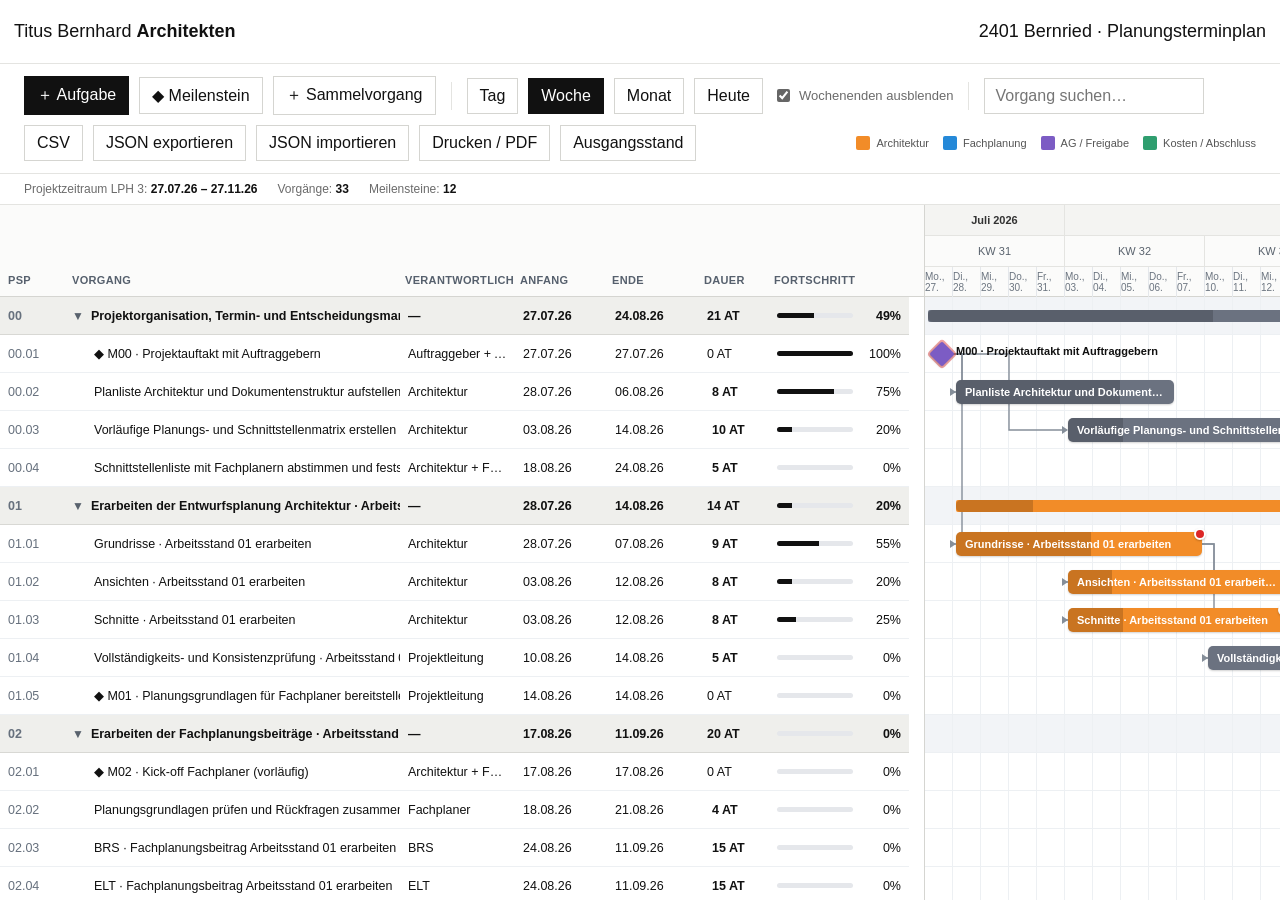
<file: terminplan.html>
<!DOCTYPE html>
<html lang="de">
<head>
<meta charset="utf-8" />
<meta name="viewport" content="width=device-width, initial-scale=1" />
<title>2401 Bernried · LPH 3 Planungsterminplan</title>
<style>
  :root{
    --bg:#f3f3f1;
    --panel:#ffffff;
    --line:#e4e4e1;
    --line-strong:#d5d5d1;
    --text:#111111;
    --muted:#6b6b6b;
    --accent:#111111;
    --row-h:38px;
    --fixed-left-cols:573px;
    --left-w:925px;
    --col-vorgang:auto;
    --cell-w:28px;
    --header-h:92px;
    --radius:0px;
    --shadow:none;
  }
  *{box-sizing:border-box}
  html,body{height:100%;margin:0;font-family:Arial,Helvetica,sans-serif;color:var(--text);background:var(--bg)}
  button,input,select{font:inherit}
  button{cursor:pointer}
  .app{height:100%;display:flex;flex-direction:column;min-width:1150px}
  .topbar{
    min-height:64px;background:#fff;color:var(--text);display:flex;align-items:center;justify-content:space-between;
    gap:24px;padding:0 14px;border-bottom:1px solid var(--line);z-index:20
  }
  .brand{display:flex;align-items:center;min-width:auto}
  .site-brand,.project-top-title{font-size:18px;font-weight:400;letter-spacing:0;color:var(--text);text-decoration:none}
  .site-brand strong{font-weight:700}
  .project-top-title{text-align:right;white-space:nowrap}
  .projectbar{display:none}
  .toolbar{
    min-height:58px;background:var(--panel);display:flex;align-items:center;gap:10px;padding:12px 24px;
    border-bottom:1px solid var(--line);z-index:15;flex-wrap:wrap
  }
  .btn{
    border:1px solid var(--line-strong);background:#fff;color:var(--text);padding:8px 12px;border-radius:0;
    display:inline-flex;align-items:center;gap:7px;white-space:nowrap
  }
  .btn:hover{background:#f5f5f3}
  .btn.primary{background:var(--accent);border-color:var(--accent);color:#fff}
  .btn.danger{color:var(--text)}
  .btn.active{background:var(--accent);border-color:var(--accent);color:#fff}
  .toolbar .sep{width:1px;height:28px;background:var(--line);margin:0 5px}
  .search{height:36px;width:220px;border:1px solid var(--line-strong);border-radius:0;padding:0 10px;background:#fff}
  .toolbar label{font-size:13px;color:var(--muted);display:flex;align-items:center;gap:6px}
  .toggle{accent-color:#666}
  .statusbar{
    background:#fff;border-bottom:1px solid var(--line);display:flex;gap:20px;padding:8px 24px;font-size:12px;color:var(--muted);flex-wrap:wrap
  }
  .statusbar strong{color:var(--text)}
  .workspace{flex:1;min-height:0;display:flex;position:relative}
  .left{
    width:var(--left-w);min-width:430px;max-width:1200px;background:#fff;border-right:1px solid var(--line-strong);
    overflow:hidden;display:flex;flex-direction:column;position:relative;z-index:8
  }
  .splitter{position:absolute;left:calc(var(--left-w) - 3px);top:0;bottom:0;width:6px;cursor:col-resize;z-index:30}
  .splitter:hover{background:rgba(17,17,17,.12)}
  .left-head{
    height:var(--header-h);min-height:var(--header-h);background:#fbfbfa;border-bottom:1px solid var(--line-strong);
    display:grid;grid-template-columns:64px minmax(0,1fr) 115px 92px 92px 70px 140px;align-items:end;padding-right:18px
  }
  .left-head div{padding:0 8px 10px;font-size:11px;font-weight:650;color:#56606d;text-transform:uppercase;letter-spacing:.03em}
  .left-scroll{overflow-y:auto;overflow-x:hidden;flex:1;scrollbar-gutter:stable;min-width:0}
  .row{
    height:var(--row-h);display:grid;grid-template-columns:64px minmax(0,1fr) 115px 92px 92px 70px 140px;
    align-items:center;border-bottom:1px solid #edf0f3;font-size:12.5px;background:#fff
  }
  .row{width:100%;min-width:0}
  .row:hover{background:#f6f6f4}
  .row.group{background:#efefec;font-weight:700;border-bottom-color:#d8d8d4}
  .row.selected{background:#f0f0ee}
  .cell{padding:0 8px;overflow:hidden;text-overflow:ellipsis;white-space:nowrap}
  .name-cell{display:flex;align-items:center;gap:7px}
  .indent{display:inline-block;width:15px;flex:none}
  .collapse{border:0;background:transparent;width:18px;height:18px;padding:0;font-size:12px;color:#59626d}
  .wbs{font-variant-numeric:tabular-nums;color:#66707d}
  .progress-cell{display:flex;align-items:center;gap:8px;justify-content:space-between;overflow:visible}
  .duration-edit{
    border:0;background:transparent;color:inherit;padding:4px 5px;border-radius:5px;
    font-weight:650;cursor:text;min-width:48px;text-align:left
  }
  .duration-edit:hover{background:#efefec;color:#111}
  .duration-input{
    width:56px;height:28px;border:1px solid var(--accent);border-radius:5px;padding:2px 5px;
    font-weight:650;background:#fff;color:var(--text)
  }
  .mini-progress{height:5px;background:#e5e7eb;border-radius:99px;flex:0 0 76px;overflow:hidden}
  .mini-progress span{display:block;height:100%;background:var(--accent)}
  .timeline-wrap{flex:1;min-width:0;overflow:auto;background:#fff;position:relative}
  .timeline-content{position:relative;min-height:100%}
  .timeline-head{height:var(--header-h);position:sticky;top:0;background:#fbfbfa;border-bottom:1px solid var(--line-strong);z-index:12}
  .months,.weeks{height:31px;position:relative;border-bottom:1px solid var(--line)}
  .days{height:30px;position:relative}
  .head-block{position:absolute;top:0;height:100%;display:flex;align-items:center;justify-content:center;border-right:1px solid var(--line);font-size:11px;color:#59626d;overflow:hidden;white-space:nowrap}
  .head-block.month{font-weight:700;color:#333;background:#f4f4f2}
  .day-label{position:absolute;top:0;height:100%;display:flex;align-items:center;justify-content:center;border-right:1px solid #e4e7eb;font-size:10px;color:#6c7580}
  .day-label.weekend{background:#f1f3f5;color:#a0a6ad}
  .timeline-body{position:relative}
  .grid-row{position:absolute;left:0;right:0;height:var(--row-h);border-bottom:1px solid #edf0f3}
  .grid-row.group{background:#f2f4f7}
  .grid-day{position:absolute;top:0;bottom:0;border-right:1px solid #edf0f3}
  .grid-day.weekend{background:#f7f7f8}
  .today-line{position:absolute;top:0;width:2px;background:#ef4444;z-index:7;pointer-events:none}
  .today-label{position:absolute;top:4px;transform:translateX(-50%);background:#ef4444;color:#fff;border-radius:4px;padding:2px 5px;font-size:9px;z-index:15}
  .bar{
    position:absolute;height:24px;border-radius:5px;top:7px;color:#fff;display:flex;align-items:center;z-index:6;
    box-shadow:0 1px 2px rgba(0,0,0,.18);user-select:none;touch-action:none;min-width:8px;
    cursor:grab;overflow:visible
  }
  .bar:hover{filter:brightness(.98);box-shadow:0 2px 7px rgba(0,0,0,.22)}
  .bar:active{cursor:grabbing}
  /* Kritische Vorgänge werden nur noch mit einem kleinen Marker gekennzeichnet.
     Dadurch bleibt die eigentliche Kategorienfarbe vollständig sichtbar. */
  .bar.critical::after{
    content:"";position:absolute;right:-4px;top:-4px;width:8px;height:8px;border-radius:50%;
    background:#dc2626;border:2px solid #fff;box-shadow:0 1px 2px rgba(0,0,0,.22);z-index:5;
    pointer-events:none
  }
  .bar.summary{height:12px;top:13px;border-radius:2px;color:transparent;box-shadow:none;cursor:default;overflow:hidden}
  .bar.summary::after{display:none}
  .bar .bar-progress{position:absolute;left:0;top:0;bottom:0;background:rgba(0,0,0,.17);border-radius:5px 0 0 5px;pointer-events:none}
  .bar .bar-label{position:relative;z-index:2;padding:0 9px;white-space:nowrap;overflow:hidden;text-overflow:ellipsis;font-size:11px;font-weight:650;pointer-events:none}
  .handle{
    position:absolute;top:3px;width:7px;height:18px;z-index:4;cursor:ew-resize;
    background:rgba(255,255,255,.92);border:1px solid rgba(31,41,51,.35);border-radius:3px;
    opacity:0;transition:opacity .12s
  }
  .bar:hover .handle{opacity:1}
  .handle.left{left:-3px}.handle.right{right:-3px}
  body.dragging,body.dragging *{user-select:none!important}
  body.dragging .bar{cursor:grabbing}
  .milestone{
    position:absolute;width:18px;height:18px;transform:rotate(45deg);border-radius:2px;top:10px;z-index:7;
    box-shadow:0 1px 3px rgba(0,0,0,.24);cursor:grab;touch-action:none
  }
  .milestone:active{cursor:grabbing}
  .milestone.critical{box-shadow:0 1px 3px rgba(0,0,0,.24),0 0 0 2px rgba(220,38,38,.42)}
  .milestone-label{position:absolute;top:10px;z-index:8;font-size:11px;font-weight:650;white-space:nowrap;pointer-events:none}
  .deps{position:absolute;left:0;top:0;overflow:visible;pointer-events:none;z-index:4}
  .dep-path{fill:none;stroke:#858e99;stroke-width:1.4}
  .dep-arrow{fill:#858e99}
  .empty{padding:40px;text-align:center;color:var(--muted)}
  .legend{display:flex;gap:14px;margin-left:auto;font-size:11px;color:#555;align-items:center;flex-wrap:wrap}
  .legend span{display:flex;gap:6px;align-items:center}
  .swatch-label{position:relative;display:inline-flex;align-items:center;justify-content:center;width:14px;height:14px;cursor:pointer}
  .legend .dot{display:inline-block;width:14px;height:14px;border-radius:2px;cursor:pointer}
  .legend .color-picker{position:absolute;inset:0;opacity:0;width:14px;height:14px;border:none;padding:0;cursor:pointer}
  .legend .color-picker::-webkit-color-swatch-wrapper{padding:0}
  .legend .color-picker::-webkit-color-swatch{border:none}
  .legend .color-picker::-moz-color-swatch{border:none}
  .dot{width:10px;height:10px;border-radius:2px}
  dialog{
    border:0;border-radius:12px;padding:0;width:min(720px,94vw);box-shadow:0 22px 65px rgba(0,0,0,.25)
  }
  dialog::backdrop{background:rgba(17,24,39,.48)}
  .modal-head{padding:18px 21px;border-bottom:1px solid var(--line);display:flex;align-items:center}
  .modal-head h2{font-size:17px;margin:0}
  .modal-head button{margin-left:auto;border:0;background:transparent;font-size:22px}
  .modal-body{padding:20px;display:grid;grid-template-columns:1fr 1fr;gap:14px 18px}
  .field{display:flex;flex-direction:column;gap:5px}
  .field.full{grid-column:1/-1}
  .field label{font-size:12px;color:#5b6570;font-weight:650}
  .field input,.field select,.field textarea{border:1px solid var(--line-strong);border-radius:7px;padding:9px;background:#fff}
  .field textarea{min-height:70px;resize:vertical}
  .modal-foot{padding:14px 20px;border-top:1px solid var(--line);display:flex;justify-content:flex-end;gap:8px}
  .context{
    position:fixed;background:#fff;border:1px solid var(--line);box-shadow:var(--shadow);border-radius:8px;padding:5px;
    z-index:60;display:none;min-width:170px
  }
  .context button{display:block;width:100%;text-align:left;border:0;background:#fff;padding:8px 10px;border-radius:5px}
  .context button:hover{background:#f2f4f7}
  .toast{position:fixed;right:22px;bottom:22px;background:#111;color:#fff;padding:10px 14px;border-radius:0;opacity:0;transform:translateY(12px);transition:.2s;z-index:80;font-size:13px}
  .toast.show{opacity:1;transform:translateY(0)}
  #printSheet{display:none}

  @page{
    size:A3 landscape;
    margin:8mm;
  }

  @media print{
    html,body{
      margin:0!important;
      padding:0!important;
      width:auto!important;
      height:auto!important;
      min-width:0!important;
      overflow:visible!important;
      background:#fff!important;
      -webkit-print-color-adjust:exact!important;
      print-color-adjust:exact!important;
      forced-color-adjust:none!important;
    }

    .app,.context,.toast{display:none!important}
    #printSheet{
      display:block!important;
      width:100%!important;
      color:#111827!important;
      font-family:Arial,Helvetica,sans-serif!important;
      break-inside:avoid-page;
      page-break-inside:avoid;
    }

    .print-title{
      display:flex;
      align-items:flex-end;
      justify-content:space-between;
      gap:8mm;
      border-bottom:0.35mm solid #111827;
      padding-bottom:2.5mm;
      margin-bottom:3mm;
    }
    .print-title h1{
      margin:0;
      font-size:14pt;
      line-height:1.1;
      font-weight:700;
    }
    .print-title p{
      margin:1mm 0 0;
      font-size:7.5pt;
      color:#4b5563;
    }
    .print-title-meta{
      text-align:right;
      font-size:7.5pt;
      line-height:1.4;
      white-space:nowrap;
    }

    .print-plan{
      display:grid;
      grid-template-columns:39% 61%;
      width:100%;
      border:0.25mm solid #9ca3af;
      overflow:hidden;
    }

    .print-left,
    .print-right{
      min-width:0;
    }
    .print-left{
      border-right:0.3mm solid #6b7280;
    }

    .print-left-head{
      height:15mm;
      display:grid;
      grid-template-columns:8% 42% 17% 11% 11% 11%;
      align-items:end;
      border-bottom:0.3mm solid #6b7280;
      background:#f3f4f6!important;
    }
    .print-left-head div{
      padding:0 1.1mm 1.1mm;
      font-size:5.8pt;
      font-weight:700;
      text-transform:uppercase;
      letter-spacing:.02em;
      overflow:hidden;
      white-space:nowrap;
    }

    .print-left-row{
      display:grid;
      grid-template-columns:8% 42% 17% 11% 11% 11%;
      align-items:center;
      border-bottom:0.18mm solid #d1d5db;
      overflow:hidden;
    }
    .print-left-row.group{
      background:#e9edf2!important;
      font-weight:700;
    }
    .print-left-row > div{
      padding:0 1.1mm;
      overflow:hidden;
      text-overflow:ellipsis;
      white-space:nowrap;
      font-size:5.8pt;
      line-height:1;
    }
    .print-left-row .print-name{
      padding-left:1.4mm;
    }
    .print-left-row.task .print-name{
      padding-left:4mm;
    }

    .print-time-head{
      height:15mm;
      display:grid;
      grid-template-rows:5mm 5mm 5mm;
      border-bottom:0.3mm solid #6b7280;
      background:#fff!important;
    }
    .print-grid-line{
      display:grid;
      width:100%;
      min-width:0;
    }
    .print-head-cell{
      display:flex;
      align-items:center;
      justify-content:center;
      border-right:0.18mm solid #d1d5db;
      border-bottom:0.18mm solid #d1d5db;
      font-size:5.2pt;
      line-height:1;
      overflow:hidden;
      white-space:nowrap;
    }
    .print-month-cell{
      background:#f3f4f6!important;
      font-weight:700;
      font-size:6pt;
    }
    .print-week-cell{
      background:#fafafa!important;
      font-weight:600;
    }
    .print-day-cell{
      font-size:4.8pt;
      flex-direction:column;
      gap:.35mm;
    }
    .print-day-cell.weekend{
      background:#f1f3f5!important;
    }

    .print-svg{
      display:block;
      width:100%;
      height:auto;
      overflow:visible;
      background:#fff;
    }

    .print-footer{
      margin-top:2.5mm;
      display:flex;
      justify-content:space-between;
      gap:8mm;
      font-size:5.8pt;
      color:#4b5563;
    }
  }
</style>
</head>
<body>
<div class="app">
  <header class="topbar">
    <div class="brand">
      <div class="site-brand">Titus Bernhard <strong>Architekten</strong></div>
    </div>
    <div class="project-top-title">2401 Bernried · Planungsterminplan</div>
  </header>

  <div class="toolbar">
    <button class="btn primary" id="addTaskBtn">＋ Aufgabe</button>
    <button class="btn" id="addMilestoneBtn">◆ Meilenstein</button>
    <button class="btn" id="addGroupBtn">＋ Sammelvorgang</button>
    <span class="sep"></span>
    <button class="btn" data-zoom="day">Tag</button>
    <button class="btn active" data-zoom="week">Woche</button>
    <button class="btn" data-zoom="month">Monat</button>
    <button class="btn" id="todayBtn">Heute</button>
    <label><input class="toggle" type="checkbox" id="weekendToggle" checked> Wochenenden ausblenden</label>
    <span class="sep"></span>
    <input class="search" id="searchInput" placeholder="Vorgang suchen…" />
    <button class="btn" id="exportCsvBtn">CSV</button>
    <button class="btn" id="exportJsonBtn">JSON exportieren</button>
    <button class="btn" id="importJsonBtn">JSON importieren</button>
    <input type="file" id="jsonFile" accept=".json,application/json" hidden />
    <button class="btn" id="printBtn">Drucken / PDF</button>
    <button class="btn" id="resetBtn">Ausgangsstand</button>
    <div class="legend">
      <span><label class="swatch-label"><input class="color-picker" type="color" id="color-arch" title="Farbe Architektur"><i class="dot" id="legend-dot-arch"></i></label>Architektur</span>
      <span><label class="swatch-label"><input class="color-picker" type="color" id="color-fach" title="Farbe Fachplanung"><i class="dot" id="legend-dot-fach"></i></label>Fachplanung</span>
      <span><label class="swatch-label"><input class="color-picker" type="color" id="color-ag" title="Farbe AG / Freigabe"><i class="dot" id="legend-dot-ag"></i></label>AG / Freigabe</span>
      <span><label class="swatch-label"><input class="color-picker" type="color" id="color-cost" title="Farbe Kosten / Abschluss"><i class="dot" id="legend-dot-cost"></i></label>Kosten / Abschluss</span>
    </div>
  </div>

  <div class="statusbar">
    <span>Projektzeitraum LPH 3: <strong id="rangeLabel"></strong></span>
    <span>Vorgänge: <strong id="taskCount"></strong></span>
    <span>Meilensteine: <strong id="milestoneCount"></strong></span>
  </div>

  <main class="workspace">
    <section class="left" id="leftPanel">
      <div class="left-head">
        <div>PSP</div><div>Vorgang</div><div>Verantwortlich</div><div>Anfang</div><div>Ende</div><div>Dauer</div><div>Fortschritt</div>
      </div>
      <div class="left-scroll" id="leftScroll"></div>
    </section>
    <div class="splitter" id="splitter"></div>
    <section class="timeline-wrap" id="timelineWrap">
      <div class="timeline-content" id="timelineContent">
        <div class="timeline-head" id="timelineHead">
          <div class="months" id="months"></div>
          <div class="weeks" id="weeks"></div>
          <div class="days" id="days"></div>
        </div>
        <div class="timeline-body" id="timelineBody"></div>
      </div>
    </section>
  </main>
</div>

<section id="printSheet" aria-hidden="true">
  <div class="print-title">
    <div>
      <h1>2401 Bernried · Planungsterminplan LPH 3</h1>
      <p>Entwurfsplanung · Koordination Fachplanung · Kostenberechnung · Abschluss</p>
    </div>
    <div class="print-title-meta" id="printTitleMeta"></div>
  </div>

  <div class="print-plan">
    <div class="print-left">
      <div class="print-left-head">
        <div>PSP</div>
        <div>Vorgang</div>
        <div>Verantwortlich</div>
        <div>Anfang</div>
        <div>Ende</div>
        <div>Dauer</div>
      </div>
      <div id="printLeftBody"></div>
    </div>

    <div class="print-right">
      <div class="print-time-head">
        <div class="print-grid-line" id="printMonths"></div>
        <div class="print-grid-line" id="printWeeks"></div>
        <div class="print-grid-line" id="printDays"></div>
      </div>
      <div id="printTimeline"></div>
    </div>
  </div>

  <div class="print-footer">
    <span>Arbeitstage Montag–Freitag · Regeltermine separat im Kalender / Besprechungsplan</span>
    <span id="printFooterState"></span>
  </div>
</section>

<dialog id="taskDialog">
  <form method="dialog" id="taskForm">
    <div class="modal-head">
      <h2 id="modalTitle">Vorgang bearbeiten</h2>
      <button value="cancel" aria-label="Schließen">×</button>
    </div>
    <div class="modal-body">
      <input type="hidden" id="taskId">
      <div class="field full"><label>Vorgangsname</label><input id="taskName" required></div>
      <div class="field"><label>Typ</label><select id="taskType"><option value="task">Aufgabe</option><option value="milestone">Meilenstein</option></select></div>
      <div class="field"><label>Sammelvorgang</label><select id="taskGroup"></select></div>
      <div class="field"><label>Anfang</label><input type="date" id="taskStart" required></div>
      <div class="field"><label>Ende</label><input type="date" id="taskEnd" required></div>
      <div class="field"><label>Verantwortlich</label><input id="taskOwner"></div>
      <div class="field"><label>Fortschritt %</label><input type="number" id="taskProgress" min="0" max="100" step="5"></div>
      <div class="field"><label>Kategorie</label>
        <select id="taskCategory">
          <option value="arch">Architektur</option>
          <option value="fach">Fachplanung</option>
          <option value="ag">Auftraggeber / Freigabe</option>
          <option value="cost">Kosten / Abschluss</option>
          <option value="qa">Koordination / QS</option>
        </select>
      </div>
      <div class="field"><label>Vorgänger</label><select id="taskPred"><option value="">— keiner —</option></select></div>
      <div class="field"><label>Status</label>
        <select id="taskStatus"><option>Nicht begonnen</option><option>In Bearbeitung</option><option>Wartet auf Rückmeldung</option><option>Abgeschlossen</option></select>
      </div>
      <div class="field"><label><input type="checkbox" id="taskCritical"> Kritischer Vorgang</label></div>
      <div class="field full"><label>Notiz / Lieferergebnis</label><textarea id="taskNote"></textarea></div>
    </div>
    <div class="modal-foot">
      <button type="button" class="btn danger" id="deleteTaskBtn">Löschen</button>
      <button value="cancel" class="btn">Abbrechen</button>
      <button type="button" class="btn primary" id="saveTaskBtn">Speichern</button>
    </div>
  </form>
</dialog>

<dialog id="groupDialog">
  <form method="dialog">
    <div class="modal-head"><h2>Sammelvorgang</h2><button value="cancel">×</button></div>
    <div class="modal-body">
      <input type="hidden" id="groupId">
      <div class="field"><label>PSP</label><input id="groupWbs" placeholder="10"></div>
      <div class="field"><label>Kategorie</label>
        <select id="groupCategory"><option value="arch">Architektur</option><option value="fach">Fachplanung</option><option value="ag">Auftraggeber / Freigabe</option><option value="cost">Kosten / Abschluss</option><option value="qa">Koordination / QS</option></select>
      </div>
      <div class="field full"><label>Bezeichnung</label><input id="groupName"></div>
    </div>
    <div class="modal-foot">
      <button value="cancel" class="btn">Abbrechen</button>
      <button type="button" class="btn primary" id="saveGroupBtn">Speichern</button>
    </div>
  </form>
</dialog>

<div class="context" id="contextMenu">
  <button id="ctxEdit">Bearbeiten</button>
  <button id="ctxDuplicate">Duplizieren</button>
  <button id="ctxDelete">Löschen</button>
</div>
<div class="toast" id="toast"></div>

<script>
(function(){
  'use strict';

  const DEFAULT_COLORS = {arch:'#f28c28', fach:'#2589d8', ag:'#7c5cc4', cost:'#2f9e6f', qa:'#6b7280'};
  const STORAGE_KEY = 'bernried_lph3_terminplan_v13';
  const DAY_MS = 86400000;

  const initialData = {
    project:{name:'2401 Bernried · LPH 3', start:'2026-07-27', end:'2026-11-27'},
    groups:[
      {id:'g00',wbs:'00',name:'Projektorganisation, Termin- und Entscheidungsmanagement',category:'qa',collapsed:false},
      {id:'g01',wbs:'01',name:'Erarbeiten der Entwurfsplanung Architektur · Arbeitsstand 01',category:'arch',collapsed:false},
      {id:'g02',wbs:'02',name:'Erarbeiten der Fachplanungsbeiträge · Arbeitsstand 01',category:'fach',collapsed:false},
      {id:'g03',wbs:'03',name:'Koordinieren und Integrieren der Fachplanungsbeiträge · Arbeitsstand 02',category:'qa',collapsed:false},
      {id:'g04',wbs:'04',name:'Abstimmungen und Freigaben des Auftraggebers · Qualitätsfestlegungen',category:'ag',collapsed:false},
      {id:'g05',wbs:'05',name:'Bereitstellen der abgestimmten Fachplanungsbeiträge LPH 3',category:'fach',collapsed:false},
      {id:'g06',wbs:'06',name:'Kostenberechnung DIN 276 und Vergleich mit der Kostenschätzung',category:'cost',collapsed:false},
      {id:'g07',wbs:'07',name:'Objektbeschreibung und Abstimmung der Genehmigungsfähigkeit',category:'arch',collapsed:false},
      {id:'g08',wbs:'08',name:'Zusammenstellen und Dokumentieren der Ergebnisse LPH 3',category:'qa',collapsed:false},
      {id:'g09',wbs:'09',name:'Übergabe und Freigabe LPH 3',category:'ag',collapsed:false}
    ],
    tasks:[
      {id:'t001',group:'g00',name:'M00 · Projektauftakt mit Auftraggebern',start:'2026-07-27',end:'2026-07-27',owner:'Auftraggeber + Architektur',progress:100,category:'ag',status:'Abgeschlossen',pred:'',critical:true,type:'milestone',note:'Projektauftakt mit den Auftraggebern am 27.07.2026. Fachplaner waren zu diesem Zeitpunkt noch nicht beauftragt.'},
      {id:'t002',group:'g00',name:'Planliste Architektur und Dokumentenstruktur aufstellen',start:'2026-07-28',end:'2026-08-06',owner:'Architektur',progress:75,category:'qa',status:'In Bearbeitung',pred:'t001',critical:false,note:'Planarten, Maßstäbe, Dateibenennung, Indizes, Austauschformate, Verantwortlichkeiten und Abgabestände definieren.'},
      {id:'t004',group:'g00',name:'Vorläufige Planungs- und Schnittstellenmatrix erstellen',start:'2026-08-03',end:'2026-08-14',owner:'Architektur',progress:20,category:'qa',status:'In Bearbeitung',pred:'t001',critical:false,note:'Aus Sicht der Objektplanung die erwarteten Planungsbeiträge, Abhängigkeiten und Schnittstellen vorbereiten; vor Beauftragung der Fachplaner noch nicht abschließend.'},
      {id:'t005',group:'g00',name:'Schnittstellenliste mit Fachplanern abstimmen und festschreiben',start:'2026-08-18',end:'2026-08-24',owner:'Architektur + Fachplaner',progress:0,category:'qa',status:'Nicht begonnen',pred:'mfp',critical:true,note:'Leistungsabgrenzungen, Informationsbedarfe, Austauschtermine und Verantwortlichkeiten mit den beauftragten Fachplanern abstimmen.'},

      {id:'t010',group:'g01',name:'Grundrisse · Arbeitsstand 01 erarbeiten',start:'2026-07-28',end:'2026-08-07',owner:'Architektur',progress:55,category:'arch',status:'In Bearbeitung',pred:'t001',critical:true,note:'Grundrisse als belastbare Planungsgrundlage für die erste Einbindung der Fachplanung erarbeiten.'},
      {id:'t011',group:'g01',name:'Schnitte · Arbeitsstand 01 erarbeiten',start:'2026-08-03',end:'2026-08-12',owner:'Architektur',progress:25,category:'arch',status:'In Bearbeitung',pred:'t010',critical:true,note:'Höhen, Ebenen, Treppen, Dach und wesentliche Bauteilaufbauten in den Schnitten darstellen.'},
      {id:'t012',group:'g01',name:'Ansichten · Arbeitsstand 01 erarbeiten',start:'2026-08-03',end:'2026-08-12',owner:'Architektur',progress:20,category:'arch',status:'In Bearbeitung',pred:'t010',critical:false,note:'Fassaden, Öffnungen und Materialprinzipien konsistent zu Grundrissen und Schnitten darstellen.'},
      {id:'t013',group:'g01',name:'Vollständigkeits- und Konsistenzprüfung · Arbeitsstand 01',start:'2026-08-10',end:'2026-08-14',owner:'Projektleitung',progress:0,category:'qa',status:'Nicht begonnen',pred:'t011',critical:true,note:'Planübergreifende Prüfung von Geometrie, Höhen, Benennung, Planstand und fachplanerrelevanten Grundlagen.'},
      {id:'m01',group:'g01',name:'M01 · Planungsgrundlagen für Fachplaner bereitstellen',start:'2026-08-14',end:'2026-08-14',owner:'Projektleitung',progress:0,category:'arch',status:'Nicht begonnen',pred:'t013',critical:true,type:'milestone',note:'Formale Bereitstellung des Arbeitsstands 01 einschließlich Planliste, Planungs- und Schnittstellenmatrix sowie Rückmeldefrist. Abhängig von rechtzeitiger Beauftragung der Fachplaner.'},

      {id:'mfp',group:'g02',name:'M02 · Kick-off Fachplaner (vorläufig)',start:'2026-08-17',end:'2026-08-17',owner:'Architektur + Fachplaner',progress:0,category:'fach',status:'Nicht begonnen',pred:'m01',critical:true,type:'milestone',note:'Vorläufiger Termin am 17.08.2026; abhängig von Beauftragung und Verfügbarkeit der erforderlichen Fachplaner.'},
      {id:'t024',group:'g02',name:'Planungsgrundlagen prüfen und Rückfragen zusammenstellen',start:'2026-08-18',end:'2026-08-21',owner:'Fachplaner',progress:0,category:'fach',status:'Nicht begonnen',pred:'mfp',critical:true,note:'Planungsgrundlagen prüfen, fehlende Informationen benennen und fachplanerbezogene Rückfragen gebündelt übermitteln.'},
      {id:'t020',group:'g02',name:'TWP · Fachplanungsbeitrag Arbeitsstand 01 erarbeiten',start:'2026-08-24',end:'2026-09-11',owner:'TWP',progress:0,category:'fach',status:'Nicht begonnen',pred:'t024',critical:true,note:'Tragwerkskonzept, Raster, Bauteilabmessungen, Öffnungen und konstruktive Anforderungen als Arbeitsstand 01 bereitstellen.'},
      {id:'t021',group:'g02',name:'HLS · Fachplanungsbeitrag Arbeitsstand 01 erarbeiten',start:'2026-08-24',end:'2026-09-11',owner:'HLS',progress:0,category:'fach',status:'Nicht begonnen',pred:'t024',critical:true,note:'Anlagenkonzept, Technikflächen, Schächte, Haupttrassen und wesentliche Anlagenanforderungen als Arbeitsstand 01 bereitstellen.'},
      {id:'t022',group:'g02',name:'ELT · Fachplanungsbeitrag Arbeitsstand 01 erarbeiten',start:'2026-08-24',end:'2026-09-11',owner:'ELT',progress:0,category:'fach',status:'Nicht begonnen',pred:'t024',critical:false,note:'Versorgungskonzept, Technikräume, Hauptverteilungen, Steigzonen und Trassen als Arbeitsstand 01 bereitstellen.'},
      {id:'t023',group:'g02',name:'BRS · Fachplanungsbeitrag Arbeitsstand 01 erarbeiten',start:'2026-08-24',end:'2026-09-11',owner:'BRS',progress:0,category:'fach',status:'Nicht begonnen',pred:'t024',critical:true,note:'Brandschutzkonzept, Brandabschnitte, Rettungswege und Anforderungen an Bauteile als Arbeitsstand 01 bereitstellen.'},
      {id:'mfp1',group:'g02',name:'M03 · Fachplanungsbeiträge Arbeitsstand 01 bereitstellen',start:'2026-09-11',end:'2026-09-11',owner:'Fachplaner',progress:0,category:'fach',status:'Nicht begonnen',pred:'t020',critical:true,type:'milestone',note:'Gemeinsamer Zieltermin für die Fachplanungsbeiträge Arbeitsstand 01. Die einzelnen Fachplaner müssen den Termin im Kick-off bestätigen oder begründet korrigieren.'},

      {id:'t030',group:'g03',name:'Planungskoordination 01 · Schnittstellen und Abstimmungsbedarf',start:'2026-09-01',end:'2026-09-11',owner:'Architektur + Fachplaner',progress:0,category:'qa',status:'Nicht begonnen',pred:'t024',critical:true,note:'Fachplanungsstände prüfen, objektbestimmende Zusammenhänge koordinieren und Schnittstellen abstimmen. Beginn teilweise parallel zur laufenden Fachplanung.'},
      {id:'t033',group:'g03',name:'Abstimmungsbedarf dokumentieren und Entscheidungspunkte zusammenstellen',start:'2026-09-08',end:'2026-09-18',owner:'Architektur',progress:0,category:'qa',status:'Nicht begonnen',pred:'t030',critical:true,note:'Offene Sachverhalte, Varianten, Auswirkungen auf Qualität, Kosten und Termine sowie erforderliche Auftraggeberentscheidungen strukturiert dokumentieren.'},
      {id:'m02',group:'g03',name:'M04 · Entscheidungspunkte an Auftraggeber bereitstellen',start:'2026-09-18',end:'2026-09-18',owner:'Projektleitung',progress:0,category:'ag',status:'Nicht begonnen',pred:'t033',critical:true,type:'milestone',note:'Entscheidungsunterlage mit eindeutigen Fragestellungen, Empfehlungen, Auswirkungen und gewünschter Rückmeldefrist.'},
      {id:'t031',group:'g03',name:'Entwurfsplanung Architektur · integrierten Arbeitsstand 02 erarbeiten',start:'2026-09-08',end:'2026-09-25',owner:'Architektur',progress:0,category:'arch',status:'Nicht begonnen',pred:'t030',critical:true,note:'Fachplanungsbeiträge in Grundrisse, Schnitte, Ansichten, Modell und Objektbeschreibung integrieren.'},
      {id:'t032',group:'g03',name:'Koordination und Integration der Fachplanungsbeiträge · Runde 02',start:'2026-09-21',end:'2026-10-09',owner:'Projektteam',progress:0,category:'qa',status:'Nicht begonnen',pred:'t031',critical:true,note:'Zweite interdisziplinäre Abstimmung bis zum koordinierten und freigabefähigen Entwurfsstand.'},

      {id:'t040',group:'g04',name:'Prüffrist Auftraggeber · Arbeitsstand 02',start:'2026-09-21',end:'2026-09-25',owner:'Auftraggeber',progress:0,category:'ag',status:'Nicht begonnen',pred:'m02',critical:true,note:'Abgestimmte Prüffrist für verbindliche Rückmeldungen zu den vorgelegten Entscheidungspunkten.'},
      {id:'mag1',group:'g04',name:'M05 · Entscheidungsbesprechung Auftraggeber · Arbeitsstand 02',start:'2026-09-25',end:'2026-09-25',owner:'Auftraggeber + Architektur',progress:0,category:'ag',status:'Nicht begonnen',pred:'t040',critical:true,type:'milestone',note:'Entscheidungen zu den vorgelegten Varianten, Qualitäten, Kosten- und Terminfolgen dokumentieren und als verbindliche Planungsgrundlage festhalten.'},
      {id:'t041',group:'g04',name:'Qualitätsfestlegungen und kostenrelevante Bemusterung abstimmen',start:'2026-09-28',end:'2026-10-09',owner:'Auftraggeber + Architektur',progress:0,category:'ag',status:'Nicht begonnen',pred:'mag1',critical:true,note:'Fassade, Fenster, Oberflächen, Sanitär- und weitere kostenrelevante Qualitätsstandards entscheidungsreif abstimmen.'},
      {id:'m03',group:'g04',name:'M06 · Entwurfsstand LPH 3 durch Auftraggeber freigeben',start:'2026-10-09',end:'2026-10-09',owner:'Auftraggeber',progress:0,category:'ag',status:'Nicht begonnen',pred:'t041',critical:true,type:'milestone',note:'Freigabe des koordinierten Entwurfsstands als Grundlage für Kostenberechnung, Abschlussdokumentation und weitere Planung. Die zweite Koordinationsrunde muss ebenfalls abgeschlossen sein.'},

      {id:'t050',group:'g05',name:'TWP · abgestimmten Fachplanungs- und Kostenbeitrag bereitstellen',start:'2026-10-05',end:'2026-10-23',owner:'TWP',progress:0,category:'fach',status:'Nicht begonnen',pred:'t032',critical:true,note:'Abgestimmter Fachplanungsbeitrag LPH 3 einschließlich kostenrelevanter Angaben und dokumentierter Schnittstellen.'},
      {id:'t051',group:'g05',name:'HLS · abgestimmten Fachplanungs- und Kostenbeitrag bereitstellen',start:'2026-10-05',end:'2026-10-23',owner:'HLS',progress:0,category:'fach',status:'Nicht begonnen',pred:'t032',critical:true,note:'Abgestimmter Fachplanungsbeitrag LPH 3 einschließlich kostenrelevanter Angaben und dokumentierter Schnittstellen.'},
      {id:'t052',group:'g05',name:'ELT · abgestimmten Fachplanungs- und Kostenbeitrag bereitstellen',start:'2026-10-05',end:'2026-10-23',owner:'ELT',progress:0,category:'fach',status:'Nicht begonnen',pred:'t032',critical:false,note:'Abgestimmter Fachplanungsbeitrag LPH 3 einschließlich kostenrelevanter Angaben und dokumentierter Schnittstellen.'},
      {id:'t053',group:'g05',name:'BRS · abgestimmten Fachplanungsbeitrag bereitstellen',start:'2026-10-05',end:'2026-10-23',owner:'BRS',progress:0,category:'fach',status:'Nicht begonnen',pred:'t032',critical:true,note:'Abgestimmter Brandschutzbeitrag LPH 3 einschließlich der relevanten Anforderungen an die Objektplanung.'},
      {id:'mfp2',group:'g05',name:'M07 · abgestimmte Fachplanungsbeiträge LPH 3 bereitstellen',start:'2026-10-23',end:'2026-10-23',owner:'Fachplaner',progress:0,category:'fach',status:'Nicht begonnen',pred:'t050',critical:true,type:'milestone',note:'Gemeinsamer Zieltermin für alle abgestimmten Fachplanungsbeiträge und Kostenangaben.'},

      {id:'t060',group:'g06',name:'Mengenermittlung und Kostenbeiträge zusammenführen',start:'2026-10-05',end:'2026-10-23',owner:'Architektur + Fachplaner',progress:0,category:'cost',status:'Nicht begonnen',pred:'m03',critical:true,note:'Mengen, Qualitäten und Fachplanerkosten zusammenführen; Doppelansätze und Kostenlücken an den Schnittstellen vermeiden.'},
      {id:'t061',group:'g06',name:'Kostenberechnung DIN 276 erstellen',start:'2026-10-19',end:'2026-11-06',owner:'Kostenplanung',progress:0,category:'cost',status:'Nicht begonnen',pred:'mfp2',critical:true,note:'Kostenberechnung auf Grundlage des koordinierten Entwurfs und der abgestimmten Fachplanungsbeiträge erstellen.'},
      {id:'m04',group:'g06',name:'M08 · Kostenbesprechung · Kostenberechnung mit Kostenschätzung vergleichen',start:'2026-11-06',end:'2026-11-06',owner:'Projektleitung',progress:0,category:'cost',status:'Nicht begonnen',pred:'t061',critical:true,type:'milestone',note:'Abweichungen, Ursachen, Auswirkungen und erforderliche Maßnahmen transparent darstellen.'},
      {id:'t062',group:'g06',name:'Kostenoptimierung und abgestimmte Korrekturen umsetzen',start:'2026-11-09',end:'2026-11-13',owner:'Projektteam',progress:0,category:'cost',status:'Nicht begonnen',pred:'m04',critical:true,note:'Nur mit Auftraggeber und Fachplanern abgestimmte Maßnahmen umsetzen und deren Planungs- und Kostenfolgen dokumentieren.'},

      {id:'t070',group:'g07',name:'Objektbeschreibung · Arbeitsstand 01 erarbeiten',start:'2026-09-21',end:'2026-10-02',owner:'Architektur',progress:0,category:'arch',status:'Nicht begonnen',pred:'t031',critical:false,note:'Planungskonzept, Konstruktion, Materialien, technische Prinzipien und wesentliche Randbedingungen beschreiben.'},
      {id:'t072',group:'g07',name:'Objektbeschreibung mit Fachplanungsbeiträgen fortschreiben',start:'2026-10-05',end:'2026-10-16',owner:'Architektur + Fachplaner',progress:0,category:'arch',status:'Nicht begonnen',pred:'t070',critical:false,note:'Objektbeschreibung um abgestimmte Beiträge der Fachplanung ergänzen und konsistent zum Planstand fortschreiben.'},
      {id:'t071',group:'g07',name:'Genehmigungsfähigkeit und Behördenanforderungen prüfen',start:'2026-09-21',end:'2026-10-02',owner:'Architektur + BRS',progress:0,category:'qa',status:'Nicht begonnen',pred:'t031',critical:true,note:'Bauplanungs- und bauordnungsrechtliche Anforderungen sowie genehmigungsrelevante Risiken prüfen.'},
      {id:'t073',group:'g07',name:'Offene genehmigungsrelevante Anforderungen abstimmen',start:'2026-10-05',end:'2026-10-16',owner:'Architektur + Beteiligte',progress:0,category:'qa',status:'Nicht begonnen',pred:'t071',critical:true,note:'Erforderliche Abstimmungen mit Auftraggeber, Brandschutz, Fachstellen oder Behörden vorbereiten und dokumentieren.'},

      {id:'t080',group:'g08',name:'Abschlussunterlagen zusammenstellen und Ergebnisse dokumentieren',start:'2026-11-02',end:'2026-11-13',owner:'Architektur',progress:0,category:'arch',status:'Nicht begonnen',pred:'mfp2',critical:true,note:'Planstand, Objektbeschreibung, Kostenberechnung, Fachplanungsbeiträge, Terminplan und Anlagen zum vollständigen LPH-3-Paket zusammenführen.'},
      {id:'t082',group:'g08',name:'Planliste, Indizes und Abgabeverzeichnis finalisieren',start:'2026-11-09',end:'2026-11-13',owner:'Architektur',progress:0,category:'qa',status:'Nicht begonnen',pred:'t080',critical:false,note:'Planbenennung, Indizes, Revisionsstände, Dateistruktur und Abgabeverzeichnis abschließend prüfen und festschreiben.'},
      {id:'t081',group:'g08',name:'Vollständigkeits- und Konsistenzprüfung der Abschlussunterlagen',start:'2026-11-16',end:'2026-11-20',owner:'Projektleitung',progress:0,category:'qa',status:'Nicht begonnen',pred:'t080',critical:true,note:'Vollständigkeit, Konsistenz, Planindizes, Benennung, Kostenstand, Fachplanungsbeiträge und formale Abgabefähigkeit prüfen.'},
      {id:'m05',group:'g08',name:'M09 · Interne Abgabe und Abschlussprüfung LPH 3',start:'2026-11-20',end:'2026-11-20',owner:'Projektleitung',progress:0,category:'qa',status:'Nicht begonnen',pred:'t081',critical:true,type:'milestone',note:'Interner Abschlussstand als kontrollierte Grundlage für die Auftraggeberprüfung und finale Übergabe.'},

      {id:'t090',group:'g09',name:'Prüf-, Korrektur- und Reservezeit',start:'2026-11-23',end:'2026-11-26',owner:'Auftraggeber + Projektteam',progress:0,category:'qa',status:'Nicht begonnen',pred:'m05',critical:true,note:'Kontrollierter Zeitraum für Auftraggeberrückmeldung, freigegebene Schlusskorrekturen und unvorhergesehene Verzögerungen.'},
      {id:'m06',group:'g09',name:'M10 · Abschlussbesprechung · Ergebnisse LPH 3 übergeben und erläutern',start:'2026-11-27',end:'2026-11-27',owner:'Projektleitung',progress:0,category:'cost',status:'Nicht begonnen',pred:'t090',critical:true,type:'milestone',note:'Vollständige Übergabe und Erläuterung der Ergebnisse der Entwurfsplanung einschließlich Kostenberechnung und fortgeschriebenem Terminplan.'},
      {id:'m07',group:'g09',name:'M11 · Freigabe LPH 3 durch Auftraggeber (vorläufig)',start:'2026-11-27',end:'2026-11-27',owner:'Auftraggeber',progress:0,category:'ag',status:'Nicht begonnen',pred:'m06',critical:true,type:'milestone',note:'Vorläufige Terminannahme. Die formale Freigabe kann nur am 27.11. erfolgen, wenn Prüffrist, Entscheidungsumfang und Freigabeprozess zuvor verbindlich vereinbart wurden; andernfalls ist der Termin nach Auftraggeberabstimmung fortzuschreiben.'}
    ]
  };
  let data = loadData();
  let zoom = 'week';
  let hideWeekends = true;
  let cellWidth = 28;
  let rows = [];
  let visibleDates = [];
  let contextId = null;
  let selectedId = null;
  let drag = null;
  const UI_KEY = 'bernried_lph3_ui_v13';
  let uiState = loadUIState();

  const $ = s => document.querySelector(s);
  const leftScroll = $('#leftScroll');
  const timelineWrap = $('#timelineWrap');
  const timelineBody = $('#timelineBody');
  const timelineContent = $('#timelineContent');
  const taskDialog = $('#taskDialog');
  const groupDialog = $('#groupDialog');

  function clone(o){return JSON.parse(JSON.stringify(o))}
  function loadData(){
    try{
      const raw = localStorage.getItem(STORAGE_KEY);
      return raw ? JSON.parse(raw) : clone(initialData);
    }catch(e){return clone(initialData)}
  }
  function saveData(){
    localStorage.setItem(STORAGE_KEY, JSON.stringify(data));
    $('#saveState').textContent='lokal gespeichert · '+new Date().toLocaleTimeString('de-DE',{hour:'2-digit',minute:'2-digit'});
  }

  function loadUIState(){
    try{
      const raw=localStorage.getItem(UI_KEY);
      const saved=raw?JSON.parse(raw):{};
      return {
        leftWidth:Number(saved.leftWidth)||0,
        colors:{...DEFAULT_COLORS,...(saved.colors||{})}
      };
    }catch(e){
      return {leftWidth:0,colors:{...DEFAULT_COLORS}};
    }
  }

  function saveUIState(){
    localStorage.setItem(UI_KEY, JSON.stringify(uiState));
  }

  function applyUIState(){
    const minLeft=853;
    const leftWidth=Math.max(minLeft, Number(uiState.leftWidth)||925);
    document.documentElement.style.setProperty('--left-w', Math.min(1200,leftWidth)+'px');

    const colors={...DEFAULT_COLORS,...(uiState.colors||{})};
    uiState.colors=colors;
    ['arch','fach','ag','cost'].forEach(key=>{
      const dot=$('#legend-dot-'+key);
      const input=$('#color-'+key);
      if(dot) dot.style.background=colors[key];
      if(input) input.value=colors[key];
    });
  }
  function parseDate(s){const [y,m,d]=s.split('-').map(Number);return new Date(Date.UTC(y,m-1,d))}
  function fmtDate(s){return parseDate(s).toLocaleDateString('de-DE',{day:'2-digit',month:'2-digit',year:'2-digit',timeZone:'UTC'})}
  function iso(d){return d.toISOString().slice(0,10)}
  function addDays(s,n){const d=parseDate(s);d.setUTCDate(d.getUTCDate()+n);return iso(d)}
  function dayDiff(a,b){return Math.round((parseDate(b)-parseDate(a))/DAY_MS)}
  function isWeekend(s){const d=parseDate(s).getUTCDay();return d===0||d===6}
  function workDuration(a,b){
    let n=0,d=parseDate(a),end=parseDate(b);
    while(d<=end){const wd=d.getUTCDay();if(wd!==0&&wd!==6)n++;d.setUTCDate(d.getUTCDate()+1)}
    return n;
  }

  /* Rechnet eine manuell eingegebene Dauer in Arbeitstagen in einen
     Endtermin um. Der Anfangstermin zählt als erster Arbeitstag. */
  function endFromWorkdays(start,count){
    count=Math.max(1,Math.round(Number(count)||1));
    let d=parseDate(start);

    /* Liegt der Anfang ausnahmsweise am Wochenende, beginnt die Zählung
       am nächsten Montag. */
    while(d.getUTCDay()===0||d.getUTCDay()===6)d.setUTCDate(d.getUTCDate()+1);

    let remaining=count-1;
    while(remaining>0){
      d.setUTCDate(d.getUTCDate()+1);
      const wd=d.getUTCDay();
      if(wd!==0&&wd!==6)remaining--;
    }
    return iso(d);
  }
  function dateRange(start,end){
    const arr=[];let d=parseDate(start),e=parseDate(end);
    while(d<=e){const s=iso(d);if(!hideWeekends||!isWeekend(s))arr.push(s);d.setUTCDate(d.getUTCDate()+1)}
    return arr;
  }
  function nearestVisibleIndex(date){
    let idx=visibleDates.indexOf(date);
    if(idx>=0)return idx;
    let d=parseDate(date);
    for(let i=0;i<10;i++){d.setUTCDate(d.getUTCDate()+1);idx=visibleDates.indexOf(iso(d));if(idx>=0)return idx}
    d=parseDate(date);
    for(let i=0;i<10;i++){d.setUTCDate(d.getUTCDate()-1);idx=visibleDates.indexOf(iso(d));if(idx>=0)return idx}
    return 0;
  }
  function shiftVisible(date,steps){
    let idx=nearestVisibleIndex(date);
    idx=Math.max(0,Math.min(visibleDates.length-1,idx+steps));
    return visibleDates[idx];
  }
  function categoryColor(c){const colors={...DEFAULT_COLORS,...(uiState.colors||{})};return colors[c]||colors.qa}
  function uid(prefix){return prefix+Math.random().toString(36).slice(2,9)}

  function computeGroupRange(groupId){
    const ts=data.tasks.filter(t=>t.group===groupId);
    if(!ts.length)return null;
    const starts=ts.map(t=>t.start).sort(), ends=ts.map(t=>t.end).sort();
    const p=Math.round(ts.reduce((a,t)=>a+(Number(t.progress)||0),0)/ts.length);
    return {start:starts[0],end:ends[ends.length-1],progress:p};
  }

  function rebuildRows(){
    const q=$('#searchInput').value.trim().toLowerCase();
    rows=[];
    data.groups.sort((a,b)=>String(a.wbs).localeCompare(String(b.wbs),undefined,{numeric:true})).forEach(g=>{
      const gt=data.tasks.filter(t=>t.group===g.id);
      const matches=!q||g.name.toLowerCase().includes(q)||gt.some(t=>(t.name+' '+t.owner+' '+t.note).toLowerCase().includes(q));
      if(!matches)return;
      rows.push({kind:'group',...g});
      if(!g.collapsed){
        gt.filter(t=>!q||(t.name+' '+t.owner+' '+t.note).toLowerCase().includes(q)||g.name.toLowerCase().includes(q))
          .sort((a,b)=>a.start.localeCompare(b.start)||a.name.localeCompare(b.name))
          .forEach((t,i)=>rows.push({kind:'task',wbs:g.wbs+'.'+String(i+1).padStart(2,'0'),...t}));
      }
    });
  }

  function render(){
    const projectStart=data.project.start, projectEnd=data.project.end;
    visibleDates=dateRange(projectStart,projectEnd);
    cellWidth=zoom==='day'?46:zoom==='week'?28:18;
    document.documentElement.style.setProperty('--cell-w',cellWidth+'px');
    rebuildRows();
    renderHeader();
    renderLeft();
    renderTimeline();
    renderStats();
    saveData();
  }

  function renderHeader(){
    const totalW=visibleDates.length*cellWidth;
    timelineContent.style.width=totalW+'px';
    $('#months').innerHTML='';$('#weeks').innerHTML='';$('#days').innerHTML='';
    const monthGroups=[],weekGroups=[];
    visibleDates.forEach((s,i)=>{
      const d=parseDate(s);
      const m=d.getUTCFullYear()+'-'+String(d.getUTCMonth()+1).padStart(2,'0');
      const monday=new Date(d);const day=monday.getUTCDay()||7;monday.setUTCDate(monday.getUTCDate()-day+1);
      const w=iso(monday);
      if(!monthGroups.length||monthGroups.at(-1).key!==m)monthGroups.push({key:m,start:i,count:1,label:d.toLocaleDateString('de-DE',{month:'long',year:'numeric',timeZone:'UTC'})});
      else monthGroups.at(-1).count++;
      if(!weekGroups.length||weekGroups.at(-1).key!==w)weekGroups.push({key:w,start:i,count:1,label:'KW '+getISOWeek(d)});
      else weekGroups.at(-1).count++;
      const el=document.createElement('div');el.className='day-label'+(isWeekend(s)?' weekend':'');
      el.style.left=(i*cellWidth)+'px';el.style.width=cellWidth+'px';
      el.textContent=zoom==='month'?(d.getUTCDate()===1?d.getUTCDate():''):(zoom==='week'?d.toLocaleDateString('de-DE',{weekday:'short',day:'2-digit',timeZone:'UTC'}):d.toLocaleDateString('de-DE',{weekday:'short',day:'2-digit',month:'2-digit',timeZone:'UTC'}));
      $('#days').appendChild(el);
    });
    monthGroups.forEach(g=>appendHead('#months',g,'month'));
    weekGroups.forEach(g=>appendHead('#weeks',g,'week'));
  }
  function getISOWeek(d){
    const date=new Date(Date.UTC(d.getUTCFullYear(),d.getUTCMonth(),d.getUTCDate()));
    const day=date.getUTCDay()||7;date.setUTCDate(date.getUTCDate()+4-day);
    const y0=new Date(Date.UTC(date.getUTCFullYear(),0,1));
    return Math.ceil((((date-y0)/DAY_MS)+1)/7);
  }
  function appendHead(sel,g,kind){
    const el=document.createElement('div');el.className='head-block '+kind;
    el.style.left=(g.start*cellWidth)+'px';el.style.width=(g.count*cellWidth)+'px';el.textContent=g.label;
    $(sel).appendChild(el);
  }

  function renderLeft(){
    leftScroll.innerHTML='';
    rows.forEach(r=>{
      const el=document.createElement('div');el.className='row '+r.kind+(selectedId===r.id?' selected':'');
      if(r.kind==='group'){
        const gr=computeGroupRange(r.id);
        el.innerHTML=`
          <div class="cell wbs">${r.wbs}</div>
          <div class="cell name-cell" title="${esc(r.name)}"><button class="collapse" data-group="${r.id}">${r.collapsed?'▶':'▼'}</button>${esc(r.name)}</div>
          <div class="cell">—</div>
          <div class="cell">${gr?fmtDate(gr.start):'—'}</div>
          <div class="cell">${gr?fmtDate(gr.end):'—'}</div>
          <div class="cell">${gr?workDuration(gr.start,gr.end)+' AT':'—'}</div>
          <div class="cell progress-cell">${gr?`<div class="mini-progress"><span style="width:${gr.progress}%"></span></div>${gr.progress}%`:'—'}</div>`;
        el.ondblclick=()=>openGroup(r.id);
      } else {
        el.innerHTML=`
          <div class="cell wbs">${r.wbs}</div>
          <div class="cell name-cell" title="${esc(r.name)}"><span class="indent"></span>${r.type==='milestone'?'◆ ':''}${esc(r.name)}</div>
          <div class="cell">${esc(r.owner||'—')}</div>
          <div class="cell">${fmtDate(r.start)}</div>
          <div class="cell">${fmtDate(r.end)}</div>
          <div class="cell">${r.type==='milestone'
            ? '0 AT'
            : `<button class="duration-edit" data-duration-id="${r.id}" title="Arbeitstage direkt bearbeiten">${workDuration(r.start,r.end)} AT</button>`}</div>
          <div class="cell progress-cell"><div class="mini-progress"><span style="width:${r.progress||0}%"></span></div>${r.progress||0}%</div>`;
        el.onclick=()=>{selectedId=r.id;renderLeft()};
        el.ondblclick=()=>openTask(r.id);
        el.oncontextmenu=e=>showContext(e,r.id);
      }
      leftScroll.appendChild(el);
    });
    leftScroll.querySelectorAll('.collapse').forEach(b=>b.onclick=e=>{
      e.stopPropagation();const g=data.groups.find(x=>x.id===b.dataset.group);g.collapsed=!g.collapsed;render();
    });

    leftScroll.querySelectorAll('.duration-edit').forEach(button=>{
      button.addEventListener('click',event=>{
        event.stopPropagation();
        beginDurationEdit(button,button.dataset.durationId);
      });
      button.addEventListener('dblclick',event=>event.stopPropagation());
    });
  }

  function beginDurationEdit(button,id){
    const task=data.tasks.find(t=>t.id===id);
    if(!task||task.type==='milestone')return;

    const current=workDuration(task.start,task.end);
    const input=document.createElement('input');
    input.type='number';
    input.min='1';
    input.step='1';
    input.value=current;
    input.className='duration-input';
    input.setAttribute('aria-label','Dauer in Arbeitstagen');
    button.replaceWith(input);
    input.focus();
    input.select();

    let committed=false;

    const commit=()=>{
      if(committed)return;
      committed=true;
      const days=Math.max(1,Math.round(Number(input.value)||current));
      task.end=endFromWorkdays(task.start,days);
      render();
      toast(`Dauer auf ${days} Arbeitstage gesetzt.`);
    };

    input.addEventListener('keydown',event=>{
      if(event.key==='Enter'){
        event.preventDefault();
        commit();
      }else if(event.key==='Escape'){
        event.preventDefault();
        committed=true;
        renderLeft();
      }
    });
    input.addEventListener('blur',commit,{once:true});
    input.addEventListener('click',event=>event.stopPropagation());
  }

  function renderTimeline(){
    const totalW=visibleDates.length*cellWidth;
    const totalH=rows.length*parseInt(getComputedStyle(document.documentElement).getPropertyValue('--row-h'));
    timelineBody.innerHTML='';
    timelineBody.style.width=totalW+'px';timelineBody.style.height=totalH+'px';
    const svg=document.createElementNS('http://www.w3.org/2000/svg','svg');svg.setAttribute('class','deps');svg.setAttribute('width',totalW);svg.setAttribute('height',totalH);
    timelineBody.appendChild(svg);

    rows.forEach((r,rowIndex)=>{
      const row=document.createElement('div');row.className='grid-row '+r.kind;row.style.top=(rowIndex*38)+'px';
      visibleDates.forEach((s,i)=>{
        const gd=document.createElement('div');gd.className='grid-day'+(isWeekend(s)?' weekend':'');gd.style.left=(i*cellWidth)+'px';gd.style.width=cellWidth+'px';row.appendChild(gd);
      });
      timelineBody.appendChild(row);
      if(r.kind==='group'){
        const gr=computeGroupRange(r.id);if(gr)makeBar({...r,...gr,type:'summary'},rowIndex,true);
      }else makeBar(r,rowIndex,false);
    });
    drawDependencies(svg);

    const today=iso(new Date());
    if(visibleDates.includes(today)){
      const x=visibleDates.indexOf(today)*cellWidth+cellWidth/2;
      const line=document.createElement('div');line.className='today-line';line.style.left=x+'px';line.style.height=(totalH+92)+'px';line.style.top='-92px';
      const label=document.createElement('div');label.className='today-label';label.style.left=x+'px';label.style.top='-88px';label.textContent='HEUTE';
      timelineBody.append(line,label);
    }
  }

  function makeBar(t,rowIndex,isSummary){
    const startIdx=nearestVisibleIndex(t.start), endIdx=nearestVisibleIndex(t.end);
    const left=startIdx*cellWidth+3, width=Math.max(cellWidth-6,(endIdx-startIdx+1)*cellWidth-6);
    if(t.type==='milestone'&&!isSummary){
      const m=document.createElement('div');m.className='milestone'+(t.critical?' critical':'');m.style.left=(left+cellWidth/2-9)+'px';m.style.top=(rowIndex*38+10)+'px';m.style.background=categoryColor(t.category);m.dataset.id=t.id;m.title=t.name;
      const lab=document.createElement('div');lab.className='milestone-label';lab.style.left=(left+cellWidth/2+14)+'px';lab.style.top=(rowIndex*38+10)+'px';lab.textContent=t.name;lab.title=t.name;
      m.ondblclick=()=>openTask(t.id);m.oncontextmenu=e=>showContext(e,t.id);m.onpointerdown=e=>startDrag(e,t,'move');
      timelineBody.append(m,lab);return;
    }
    const bar=document.createElement('div');bar.className='bar'+(isSummary?' summary':'')+(t.critical&&!isSummary?' critical':'');
    bar.style.left=left+'px';bar.style.width=width+'px';bar.style.top=(rowIndex*38+(isSummary?13:7))+'px';bar.style.background=categoryColor(t.category);bar.dataset.id=t.id;bar.title=t.name;
    bar.innerHTML=`<div class="bar-progress" style="width:${t.progress||0}%"></div><span class="bar-label">${esc(t.name)}</span>${isSummary?'':'<i class="handle left"></i><i class="handle right"></i>'}`;
    if(!isSummary){
      bar.ondblclick=()=>openTask(t.id);bar.oncontextmenu=e=>showContext(e,t.id);
      bar.onpointerdown=e=>{
        if(e.target.classList.contains('left'))startDrag(e,t,'resize-left');
        else if(e.target.classList.contains('right'))startDrag(e,t,'resize-right');
        else startDrag(e,t,'move');
      };
    }
    timelineBody.appendChild(bar);
  }

  function drawDependencies(svg){
    const taskRows=new Map();rows.forEach((r,i)=>{if(r.kind==='task')taskRows.set(r.id,i)});
    data.tasks.forEach(t=>{
      if(!t.pred||!taskRows.has(t.id)||!taskRows.has(t.pred))return;
      const p=data.tasks.find(x=>x.id===t.pred);if(!p)return;
      const pEnd=(nearestVisibleIndex(p.end)+1)*cellWidth-3;
      const tStart=nearestVisibleIndex(t.start)*cellWidth+3;
      const y1=taskRows.get(p.id)*38+19,y2=taskRows.get(t.id)*38+19;
      const elbow=Math.max(pEnd+12,(pEnd+tStart)/2);
      const path=document.createElementNS('http://www.w3.org/2000/svg','path');
      path.setAttribute('class','dep-path');path.setAttribute('d',`M ${pEnd} ${y1} H ${elbow} V ${y2} H ${tStart-6}`);
      const arrow=document.createElementNS('http://www.w3.org/2000/svg','path');
      arrow.setAttribute('class','dep-arrow');arrow.setAttribute('d',`M ${tStart-6} ${y2-4} L ${tStart} ${y2} L ${tStart-6} ${y2+4} Z`);
      svg.append(path,arrow);
    });
  }

  function startDrag(e,t,mode){
    e.preventDefault();e.stopPropagation();
    const task=data.tasks.find(x=>x.id===t.id);if(!task)return;

    drag={
      id:t.id,
      mode,
      startX:e.clientX,
      origStart:task.start,
      origEnd:task.end,
      lastSteps:null,
      moved:false
    };

    document.body.classList.add('dragging');

    /* Los listeners viven en window. Así el arrastre continúa aunque la barra
       se vuelva a dibujar durante el movimiento. */
    window.addEventListener('pointermove',onDrag,{passive:false});
    window.addEventListener('pointerup',endDrag,{passive:false});
    window.addEventListener('pointercancel',endDrag,{passive:false});
  }

  function onDrag(e){
    if(!drag)return;
    e.preventDefault();

    const steps=Math.round((e.clientX-drag.startX)/cellWidth);
    if(steps===drag.lastSteps)return;
    drag.lastSteps=steps;
    drag.moved=drag.moved||steps!==0;

    const task=data.tasks.find(x=>x.id===drag.id);if(!task)return;

    if(drag.mode==='move'){
      const durationVisible=nearestVisibleIndex(drag.origEnd)-nearestVisibleIndex(drag.origStart);
      task.start=shiftVisible(drag.origStart,steps);
      task.end=shiftVisible(task.start,durationVisible);
      if(task.type==='milestone')task.end=task.start;
    }else if(drag.mode==='resize-left'){
      const candidate=shiftVisible(drag.origStart,steps);
      if(nearestVisibleIndex(candidate)<=nearestVisibleIndex(drag.origEnd)){
        task.start=candidate;
        task.end=drag.origEnd;
      }
    }else if(drag.mode==='resize-right'){
      const candidate=shiftVisible(drag.origEnd,steps);
      if(nearestVisibleIndex(candidate)>=nearestVisibleIndex(drag.origStart)){
        task.start=drag.origStart;
        task.end=candidate;
      }
    }

    renderLeft();
    renderTimeline();
    renderStats();
  }

  function endDrag(e){
    if(!drag)return;
    if(e)e.preventDefault();

    window.removeEventListener('pointermove',onDrag);
    window.removeEventListener('pointerup',endDrag);
    window.removeEventListener('pointercancel',endDrag);
    document.body.classList.remove('dragging');

    const wasMoved=drag.moved;
    drag=null;
    render();
    if(wasMoved)toast('Termin aktualisiert.');
  }

  function renderStats(){
    $('#rangeLabel').textContent=fmtDate(data.project.start)+' – '+fmtDate(data.project.end);
    $('#taskCount').textContent=data.tasks.filter(t=>t.type!=='milestone').length;
    $('#milestoneCount').textContent=data.tasks.filter(t=>t.type==='milestone').length;
  }

  function openTask(id=null,type='task'){
    const t=id?data.tasks.find(x=>x.id===id):null;
    $('#modalTitle').textContent=t?'Vorgang bearbeiten':(type==='milestone'?'Meilenstein anlegen':'Aufgabe anlegen');
    $('#taskId').value=t?.id||'';
    $('#taskName').value=t?.name||'';
    $('#taskType').value=t?.type||type;
    populateGroups(t?.group);
    $('#taskStart').value=t?.start||data.project.start;
    $('#taskEnd').value=t?.end||data.project.start;
    $('#taskOwner').value=t?.owner||'';
    $('#taskProgress').value=t?.progress||0;
    $('#taskCategory').value=t?.category||'arch';
    populatePreds(t?.pred,id);
    $('#taskStatus').value=t?.status||'Nicht begonnen';
    $('#taskCritical').checked=!!t?.critical;
    $('#taskNote').value=t?.note||'';
    $('#deleteTaskBtn').style.visibility=t?'visible':'hidden';
    taskDialog.showModal();
  }
  function populateGroups(selected){
    const sel=$('#taskGroup');sel.innerHTML='';
    data.groups.forEach(g=>{const o=new Option(g.wbs+' · '+g.name,g.id);if(g.id===selected)o.selected=true;sel.add(o)});
  }
  function populatePreds(selected,currentId){
    const sel=$('#taskPred');sel.innerHTML='<option value="">— keiner —</option>';
    data.tasks.filter(t=>t.id!==currentId).sort((a,b)=>a.start.localeCompare(b.start)).forEach(t=>{const o=new Option(t.name,t.id);if(t.id===selected)o.selected=true;sel.add(o)});
  }
  function saveTask(){
    const id=$('#taskId').value||uid('t');
    const type=$('#taskType').value;
    const obj={
      id,group:$('#taskGroup').value,name:$('#taskName').value.trim(),type,
      start:$('#taskStart').value,end:type==='milestone'?$('#taskStart').value:$('#taskEnd').value,
      owner:$('#taskOwner').value.trim(),progress:Number($('#taskProgress').value)||0,category:$('#taskCategory').value,
      pred:$('#taskPred').value,status:$('#taskStatus').value,critical:$('#taskCritical').checked,note:$('#taskNote').value.trim()
    };
    if(!obj.name||!obj.start||!obj.end){toast('Name und Termine sind erforderlich.');return}
    if(obj.end<obj.start){toast('Der Endtermin liegt vor dem Anfangstermin.');return}
    const idx=data.tasks.findIndex(t=>t.id===id);if(idx>=0)data.tasks[idx]=obj;else data.tasks.push(obj);
    taskDialog.close();render();toast('Vorgang gespeichert.');
  }
  function deleteTask(id=$('#taskId').value){
    if(!id)return;
    const t=data.tasks.find(x=>x.id===id);if(!t)return;
    if(!confirm(`„${t.name}“ wirklich löschen?`))return;
    data.tasks=data.tasks.filter(x=>x.id!==id);data.tasks.forEach(x=>{if(x.pred===id)x.pred=''});
    taskDialog.close();hideContext();render();toast('Vorgang gelöscht.');
  }
  function duplicateTask(id){
    const t=data.tasks.find(x=>x.id===id);if(!t)return;
    const c=clone(t);c.id=uid('t');c.name=t.name+' · Kopie';c.start=addDays(t.start,1);c.end=addDays(t.end,1);c.pred='';
    data.tasks.push(c);render();toast('Vorgang dupliziert.');
  }

  function openGroup(id=null){
    const g=id?data.groups.find(x=>x.id===id):null;
    $('#groupId').value=g?.id||'';$('#groupWbs').value=g?.wbs||String(data.groups.length).padStart(2,'0');
    $('#groupName').value=g?.name||'';$('#groupCategory').value=g?.category||'qa';groupDialog.showModal();
  }
  function saveGroup(){
    const id=$('#groupId').value||uid('g');
    const obj={id,wbs:$('#groupWbs').value.trim(),name:$('#groupName').value.trim(),category:$('#groupCategory').value,collapsed:false};
    if(!obj.name){toast('Bezeichnung ist erforderlich.');return}
    const idx=data.groups.findIndex(g=>g.id===id);if(idx>=0)obj.collapsed=data.groups[idx].collapsed,data.groups[idx]=obj;else data.groups.push(obj);
    groupDialog.close();render();toast('Sammelvorgang gespeichert.');
  }

  function showContext(e,id){e.preventDefault();contextId=id;const m=$('#contextMenu');m.style.display='block';m.style.left=e.clientX+'px';m.style.top=e.clientY+'px'}
  function hideContext(){$('#contextMenu').style.display='none';contextId=null}
  function toast(msg){const t=$('#toast');t.textContent=msg;t.classList.add('show');setTimeout(()=>t.classList.remove('show'),1800)}
  function esc(s){return String(s??'').replace(/[&<>"']/g,c=>({'&':'&amp;','<':'&lt;','>':'&gt;','"':'&quot;',"'":'&#039;'}[c]))}

  function buildPrintRows(){
    const printRows=[];
    data.groups
      .slice()
      .sort((a,b)=>String(a.wbs).localeCompare(String(b.wbs),undefined,{numeric:true}))
      .forEach(group=>{
        printRows.push({kind:'group',...group});
        data.tasks
          .filter(task=>task.group===group.id)
          .sort((a,b)=>a.start.localeCompare(b.start)||a.name.localeCompare(b.name))
          .forEach((task,index)=>{
            printRows.push({
              kind:'task',
              wbs:group.wbs+'.'+String(index+1).padStart(2,'0'),
              ...task
            });
          });
      });
    return printRows;
  }

  function buildPrintSheet(){
    const printRows=buildPrintRows();
    const printDates=dateRange(data.project.start,data.project.end);
    const rowHeight=printRows.length>50?14:17;
    const totalHeight=printRows.length*rowHeight;
    const totalDays=Math.max(1,printDates.length);
    const svgWidth=1200;
    const dayWidth=svgWidth/totalDays;

    $('#printTitleMeta').innerHTML=
      `<strong>Projektzeitraum</strong> ${fmtDate(data.project.start)} – ${fmtDate(data.project.end)}<br>`+
      `<strong>Externe Abgabe</strong> ${fmtDate(data.project.end)} · <strong>Stand</strong> ${new Date().toLocaleDateString('de-DE')}`;

    $('#printFooterState').textContent=
      `${data.tasks.filter(t=>t.type!=='milestone').length} Vorgänge · `+
      `${data.tasks.filter(t=>t.type==='milestone').length} Meilensteine`;

    const leftBody=$('#printLeftBody');
    leftBody.innerHTML='';

    printRows.forEach(row=>{
      const line=document.createElement('div');
      line.className='print-left-row '+row.kind;
      line.style.height=rowHeight+'px';

      if(row.kind==='group'){
        const range=computeGroupRange(row.id);
        line.innerHTML=
          `<div>${esc(row.wbs)}</div>`+
          `<div class="print-name">▾ ${esc(row.name)}</div>`+
          `<div>—</div>`+
          `<div>${range?fmtDate(range.start):'—'}</div>`+
          `<div>${range?fmtDate(range.end):'—'}</div>`+
          `<div>${range?workDuration(range.start,range.end)+' AT':'—'}</div>`;
      }else{
        line.innerHTML=
          `<div>${esc(row.wbs)}</div>`+
          `<div class="print-name">${row.type==='milestone'?'◆ ':''}${esc(row.name)}</div>`+
          `<div>${esc(row.owner||'—')}</div>`+
          `<div>${fmtDate(row.start)}</div>`+
          `<div>${fmtDate(row.end)}</div>`+
          `<div>${row.type==='milestone'?'0 AT':workDuration(row.start,row.end)+' AT'}</div>`;
      }
      leftBody.appendChild(line);
    });

    buildPrintHeader(printDates);

    const ns='http://www.w3.org/2000/svg';
    const svg=document.createElementNS(ns,'svg');
    svg.setAttribute('class','print-svg');
    svg.setAttribute('viewBox',`0 0 ${svgWidth} ${totalHeight}`);
    svg.setAttribute('preserveAspectRatio','none');
    svg.setAttribute('role','img');
    svg.setAttribute('aria-label','Gantt-Diagramm des Planungsterminplans LPH 3');
    svg.style.height=totalHeight+'px';

    const append=(name,attrs,parent=svg)=>{
      const el=document.createElementNS(ns,name);
      Object.entries(attrs||{}).forEach(([key,value])=>el.setAttribute(key,String(value)));
      parent.appendChild(el);
      return el;
    };

    const defs=append('defs');
    const marker=append('marker',{
      id:'printArrow',
      markerWidth:7,
      markerHeight:7,
      refX:6,
      refY:3.5,
      orient:'auto',
      markerUnits:'strokeWidth'
    },defs);
    append('path',{d:'M0,0 L7,3.5 L0,7 z',fill:'#7b8490'},marker);

    printRows.forEach((row,rowIndex)=>{
      const y=rowIndex*rowHeight;

      if(row.kind==='group'){
        append('rect',{
          x:0,y,width:svgWidth,height:rowHeight,
          fill:'#e9edf2'
        });
      }

      append('line',{
        x1:0,y1:y+rowHeight,
        x2:svgWidth,y2:y+rowHeight,
        stroke:'#d1d5db',
        'stroke-width':0.7
      });
    });

    printDates.forEach((date,index)=>{
      const x=index*dayWidth;
      if(isWeekend(date)){
        append('rect',{
          x,y:0,width:dayWidth,height:totalHeight,
          fill:'#f2f3f5'
        });
      }
      append('line',{
        x1:x,y1:0,x2:x,y2:totalHeight,
        stroke:'#d9dde3',
        'stroke-width':0.55
      });
    });
    append('line',{
      x1:svgWidth,y1:0,x2:svgWidth,y2:totalHeight,
      stroke:'#d9dde3','stroke-width':0.55
    });

    const rowByTask=new Map();
    printRows.forEach((row,index)=>{
      if(row.kind==='task')rowByTask.set(row.id,index);
    });

    const indexForDate=date=>{
      const exact=printDates.indexOf(date);
      if(exact>=0)return exact;

      let cursor=parseDate(date);
      for(let i=0;i<10;i++){
        cursor.setUTCDate(cursor.getUTCDate()+1);
        const forward=printDates.indexOf(iso(cursor));
        if(forward>=0)return forward;
      }

      cursor=parseDate(date);
      for(let i=0;i<10;i++){
        cursor.setUTCDate(cursor.getUTCDate()-1);
        const backward=printDates.indexOf(iso(cursor));
        if(backward>=0)return backward;
      }
      return 0;
    };

    data.tasks.forEach(task=>{
      if(!task.pred||!rowByTask.has(task.id)||!rowByTask.has(task.pred))return;
      const predecessor=data.tasks.find(item=>item.id===task.pred);
      if(!predecessor)return;

      const predRow=rowByTask.get(predecessor.id);
      const taskRow=rowByTask.get(task.id);
      const x1=(indexForDate(predecessor.end)+1)*dayWidth;
      const x2=indexForDate(task.start)*dayWidth;
      const y1=predRow*rowHeight+rowHeight/2;
      const y2=taskRow*rowHeight+rowHeight/2;
      const elbow=Math.max(x1+7,(x1+x2)/2);

      append('path',{
        d:`M ${x1} ${y1} H ${elbow} V ${y2} H ${Math.max(x2-2,elbow)}`,
        fill:'none',
        stroke:'#7b8490',
        'stroke-width':1,
        'marker-end':'url(#printArrow)'
      });
    });

    printRows.forEach((row,rowIndex)=>{
      const y=rowIndex*rowHeight;

      if(row.kind==='group'){
        const range=computeGroupRange(row.id);
        if(!range)return;
        const start=indexForDate(range.start);
        const end=indexForDate(range.end);
        append('rect',{
          x:start*dayWidth+1.2,
          y:y+rowHeight/2-2.6,
          width:Math.max(3,(end-start+1)*dayWidth-2.4),
          height:5.2,
          rx:1.2,
          fill:categoryColor(row.category)
        });
        return;
      }

      const start=indexForDate(row.start);
      const end=indexForDate(row.end);
      const color=categoryColor(row.category);

      if(row.type==='milestone'){
        const cx=(start+.5)*dayWidth;
        const cy=y+rowHeight/2;
        const size=5.5;
        append('polygon',{
          points:`${cx},${cy-size} ${cx+size},${cy} ${cx},${cy+size} ${cx-size},${cy}`,
          fill:color,
          stroke:row.critical?'#dc2626':'#4b5563',
          'stroke-width':row.critical?1.4:.75
        });
        const label=append('text',{
          x:cx+7.5,
          y:cy+2.3,
          fill:'#111827',
          'font-size':6.2,
          'font-family':'Arial, Helvetica, sans-serif',
          'font-weight':600
        });
        label.textContent=row.name;
        return;
      }

      const x=start*dayWidth+1.3;
      const width=Math.max(3,(end-start+1)*dayWidth-2.6);
      const barY=y+3.5;
      const barH=10;

      append('rect',{
        x,y:barY,width,height:barH,rx:1.5,
        fill:color,
        stroke:color,
        'stroke-width':.5
      });

      const progress=Math.max(0,Math.min(100,Number(row.progress)||0));
      if(progress>0){
        append('rect',{
          x,y:barY,width:width*(progress/100),height:barH,rx:1.5,
          fill:'#111827',
          opacity:.16
        });
      }

      if(row.critical){
        append('circle',{
          cx:x+width-1.3,
          cy:barY+1.3,
          r:2.2,
          fill:'#dc2626',
          stroke:'#ffffff',
          'stroke-width':.8
        });
      }

      if(width>45){
        const label=append('text',{
          x:x+3,
          y:barY+7.2,
          fill:'#ffffff',
          'font-size':5.8,
          'font-family':'Arial, Helvetica, sans-serif',
          'font-weight':600
        });
        label.textContent=row.name.length>42?row.name.slice(0,41)+'…':row.name;
      }
    });

    const today=iso(new Date());
    const todayIndex=printDates.indexOf(today);
    if(todayIndex>=0){
      const x=(todayIndex+.5)*dayWidth;
      append('line',{
        x1:x,y1:0,x2:x,y2:totalHeight,
        stroke:'#ef4444',
        'stroke-width':1.15
      });
    }

    const timeline=$('#printTimeline');
    timeline.innerHTML='';
    timeline.appendChild(svg);
  }

  function buildPrintHeader(printDates){
    const totalDays=Math.max(1,printDates.length);
    const monthGroups=[];
    const weekGroups=[];

    printDates.forEach((date,index)=>{
      const d=parseDate(date);
      const monthKey=d.getUTCFullYear()+'-'+String(d.getUTCMonth()+1).padStart(2,'0');
      const monday=new Date(d);
      const day=monday.getUTCDay()||7;
      monday.setUTCDate(monday.getUTCDate()-day+1);
      const weekKey=iso(monday);

      if(!monthGroups.length||monthGroups.at(-1).key!==monthKey){
        monthGroups.push({
          key:monthKey,
          start:index,
          count:1,
          label:d.toLocaleDateString('de-DE',{month:'long',year:'numeric',timeZone:'UTC'})
        });
      }else{
        monthGroups.at(-1).count++;
      }

      if(!weekGroups.length||weekGroups.at(-1).key!==weekKey){
        weekGroups.push({
          key:weekKey,
          start:index,
          count:1,
          label:'KW '+getISOWeek(d)
        });
      }else{
        weekGroups.at(-1).count++;
      }
    });

    const months=$('#printMonths');
    const weeks=$('#printWeeks');
    const days=$('#printDays');
    months.innerHTML='';
    weeks.innerHTML='';
    days.innerHTML='';

    [months,weeks,days].forEach(line=>{
      line.style.gridTemplateColumns=`repeat(${totalDays}, minmax(0, 1fr))`;
    });

    monthGroups.forEach(group=>{
      const cell=document.createElement('div');
      cell.className='print-head-cell print-month-cell';
      cell.style.gridColumn=`${group.start+1} / span ${group.count}`;
      cell.textContent=group.label;
      months.appendChild(cell);
    });

    weekGroups.forEach(group=>{
      const cell=document.createElement('div');
      cell.className='print-head-cell print-week-cell';
      cell.style.gridColumn=`${group.start+1} / span ${group.count}`;
      cell.textContent=group.label;
      weeks.appendChild(cell);
    });

    printDates.forEach((date,index)=>{
      const d=parseDate(date);
      const cell=document.createElement('div');
      cell.className='print-head-cell print-day-cell'+(isWeekend(date)?' weekend':'');
      cell.style.gridColumn=`${index+1} / span 1`;
      cell.innerHTML=
        `<span>${d.toLocaleDateString('de-DE',{weekday:'short',timeZone:'UTC'}).replace('.','')}</span>`+
        `<span>${String(d.getUTCDate()).padStart(2,'0')}</span>`;
      days.appendChild(cell);
    });
  }

  function exportJson(){
    download('2401_Bernried_LPH3_Terminplan.json',JSON.stringify(data,null,2),'application/json');
  }
  function exportCsv(){
    const header=['PSP','Vorgang','Typ','Sammelvorgang','Verantwortlich','Anfang','Ende','Dauer_AT','Fortschritt','Status','Vorgänger','Kritisch','Notiz'];
    const lines=[header];
    data.groups.forEach(g=>{
      data.tasks.filter(t=>t.group===g.id).sort((a,b)=>a.start.localeCompare(b.start)).forEach((t,i)=>{
        const pred=data.tasks.find(x=>x.id===t.pred)?.name||'';
        lines.push([g.wbs+'.'+String(i+1).padStart(2,'0'),t.name,t.type||'task',g.name,t.owner,t.start,t.end,t.type==='milestone'?0:workDuration(t.start,t.end),t.progress,t.status,pred,t.critical?'Ja':'Nein',t.note]);
      });
    });
    const csv=lines.map(r=>r.map(v=>'"'+String(v??'').replace(/"/g,'""')+'"').join(';')).join('\n');
    download('2401_Bernried_LPH3_Terminplan.csv','\ufeff'+csv,'text/csv;charset=utf-8');
  }
  function download(name,content,type){
    const a=document.createElement('a');a.href=URL.createObjectURL(new Blob([content],{type}));a.download=name;a.click();URL.revokeObjectURL(a.href);
  }
  function importJson(file){
    const reader=new FileReader();reader.onload=()=>{
      try{
        const obj=JSON.parse(reader.result);
        if(!obj.project||!Array.isArray(obj.groups)||!Array.isArray(obj.tasks))throw new Error();
        data=obj;render();toast('Terminplan importiert.');
      }catch(e){alert('Die JSON-Datei hat nicht das erwartete Format.')}
    };reader.readAsText(file);
  }

  // Events
  $('#addTaskBtn').onclick=()=>openTask(null,'task');
  $('#addMilestoneBtn').onclick=()=>openTask(null,'milestone');
  $('#addGroupBtn').onclick=()=>openGroup();
  $('#saveTaskBtn').onclick=saveTask;
  $('#deleteTaskBtn').onclick=()=>deleteTask();
  $('#saveGroupBtn').onclick=saveGroup;
  $('#searchInput').oninput=render;
  $('#weekendToggle').onchange=e=>{hideWeekends=e.target.checked;render()};
  ['arch','fach','ag','cost'].forEach(key=>{
    const input=$('#color-'+key);
    if(input) input.oninput=e=>{
      uiState.colors={...DEFAULT_COLORS,...(uiState.colors||{}),[key]:e.target.value};
      applyUIState();
      render();
      saveUIState();
    };
  });

  document.querySelectorAll('[data-zoom]').forEach(b=>b.onclick=()=>{
    zoom=b.dataset.zoom;document.querySelectorAll('[data-zoom]').forEach(x=>x.classList.toggle('active',x===b));render();
  });
  $('#todayBtn').onclick=()=>{
    const today=iso(new Date());
    const start=data.project.start;
    const end=data.project.end;
    let target=today;
    if(today<start){target=start;toast('Heute liegt vor dem Projektzeitraum. Es wurde zum Projektbeginn gesprungen.');}
    else if(today>end){target=end;toast('Heute liegt nach dem Projektzeitraum. Es wurde zum Projektende gesprungen.');}
    const idx=nearestVisibleIndex(target);
    timelineWrap.scrollLeft=Math.max(0,idx*cellWidth-timelineWrap.clientWidth/2);
  };
  $('#exportJsonBtn').onclick=exportJson;
  $('#exportCsvBtn').onclick=exportCsv;
  $('#importJsonBtn').onclick=()=>$('#jsonFile').click();
  $('#jsonFile').onchange=e=>e.target.files[0]&&importJson(e.target.files[0]);
  $('#printBtn').onclick=()=>{
    buildPrintSheet();
    requestAnimationFrame(()=>window.print());
  };
  window.addEventListener('beforeprint',buildPrintSheet);
  $('#resetBtn').onclick=()=>{
    if(confirm('Den lokal gespeicherten Stand durch den Ausgangsstand ersetzen?')){data=clone(initialData);localStorage.removeItem(STORAGE_KEY);render();toast('Ausgangsstand wiederhergestellt.')}
  };
  $('#taskType').onchange=e=>{if(e.target.value==='milestone')$('#taskEnd').value=$('#taskStart').value};
  $('#taskStart').onchange=()=>{if($('#taskType').value==='milestone')$('#taskEnd').value=$('#taskStart').value};
  $('#ctxEdit').onclick=()=>{const id=contextId;hideContext();openTask(id)};
  $('#ctxDuplicate').onclick=()=>{const id=contextId;hideContext();duplicateTask(id)};
  $('#ctxDelete').onclick=()=>{const id=contextId;hideContext();deleteTask(id)};
  document.addEventListener('click',e=>{if(!$('#contextMenu').contains(e.target))hideContext()});

  // Sync vertical scroll
  let syncing=false;
  leftScroll.addEventListener('scroll',()=>{if(syncing)return;syncing=true;timelineWrap.scrollTop=leftScroll.scrollTop;requestAnimationFrame(()=>syncing=false)});
  timelineWrap.addEventListener('scroll',()=>{if(syncing)return;syncing=true;leftScroll.scrollTop=timelineWrap.scrollTop;requestAnimationFrame(()=>syncing=false)});

  // Splitter
  $('#splitter').onpointerdown=e=>{
    e.preventDefault();
    const start=e.clientX;
    const startW=$('#leftPanel').getBoundingClientRect().width;
    const move=ev=>{
      const minW=853;
      const w=Math.max(minW,Math.min(1200,startW+ev.clientX-start));
      uiState.leftWidth=w;
      document.documentElement.style.setProperty('--left-w',w+'px');
    };
    const up=()=>{
      window.removeEventListener('pointermove',move);
      window.removeEventListener('pointerup',up);
      saveUIState();
    };
    window.addEventListener('pointermove',move);
    window.addEventListener('pointerup',up);
  };

  applyUIState();
  render();
})();
</script>
</body>
</html>
</file>
